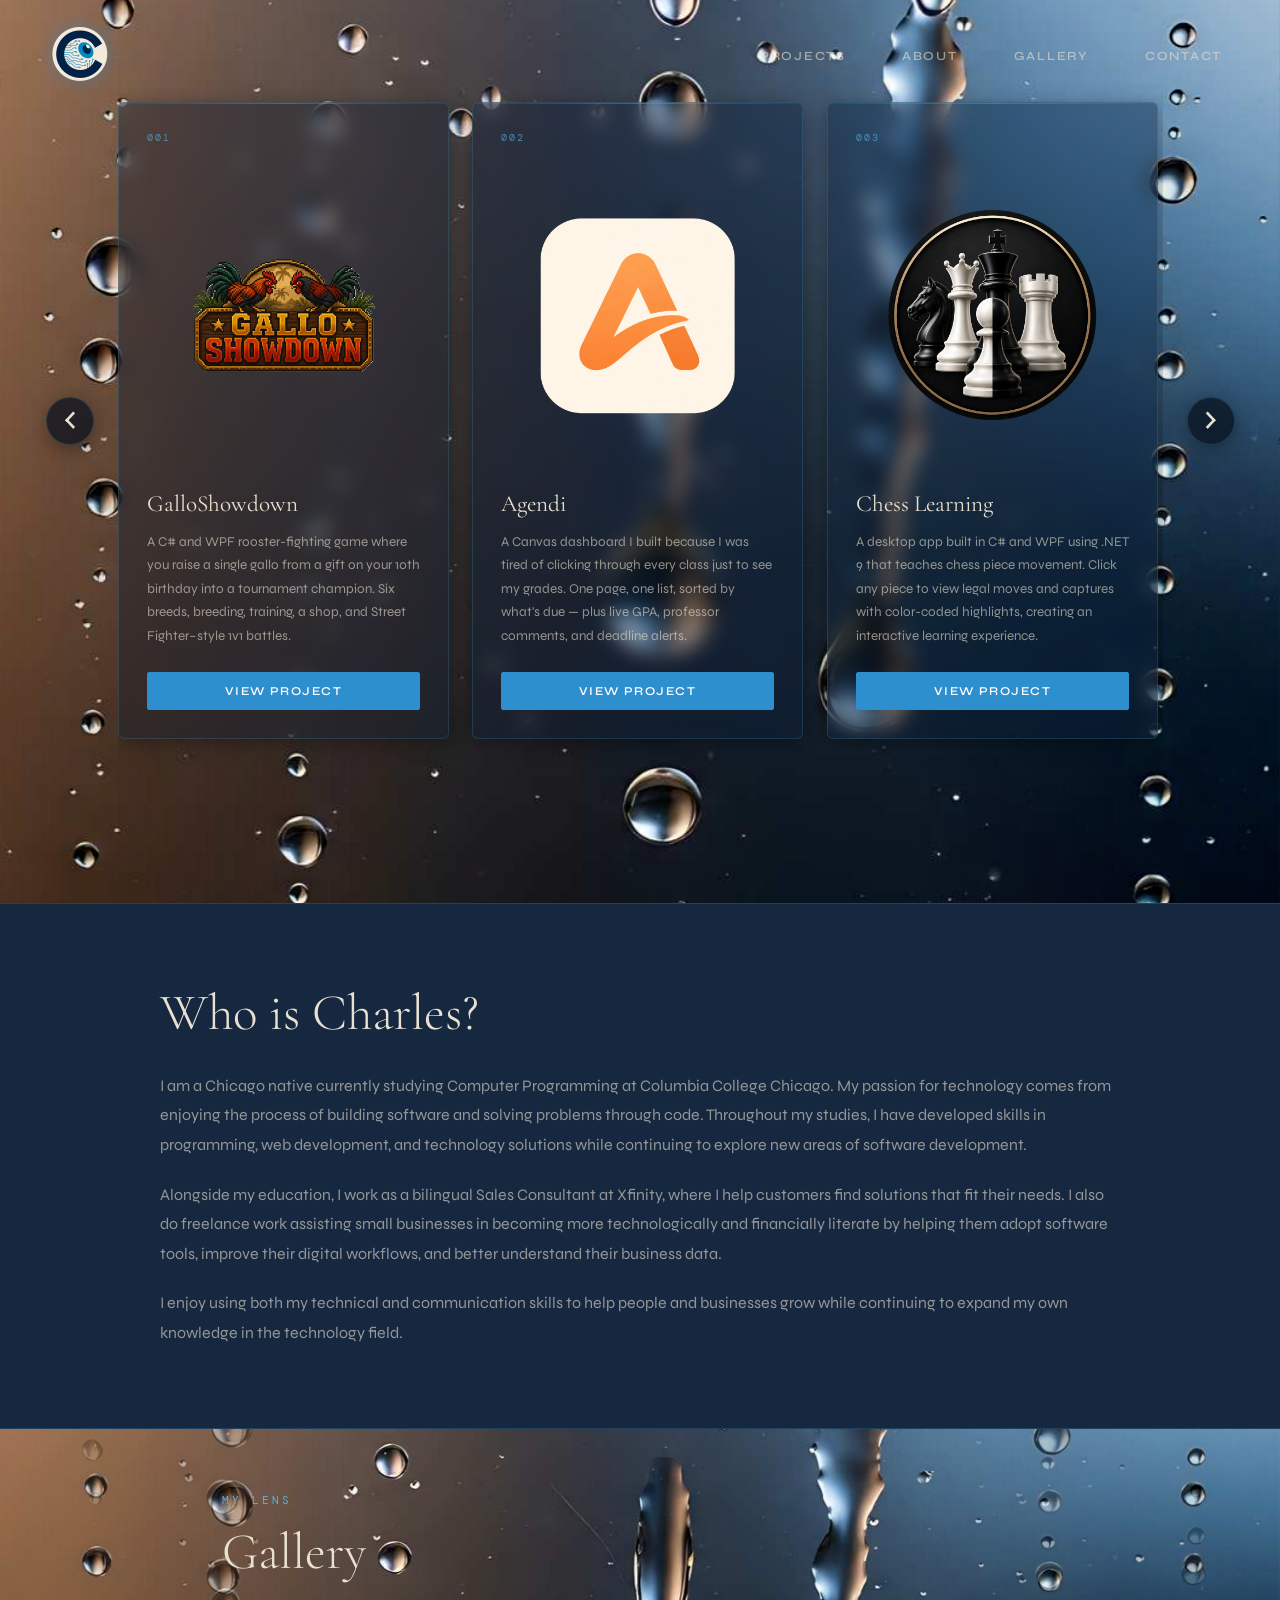
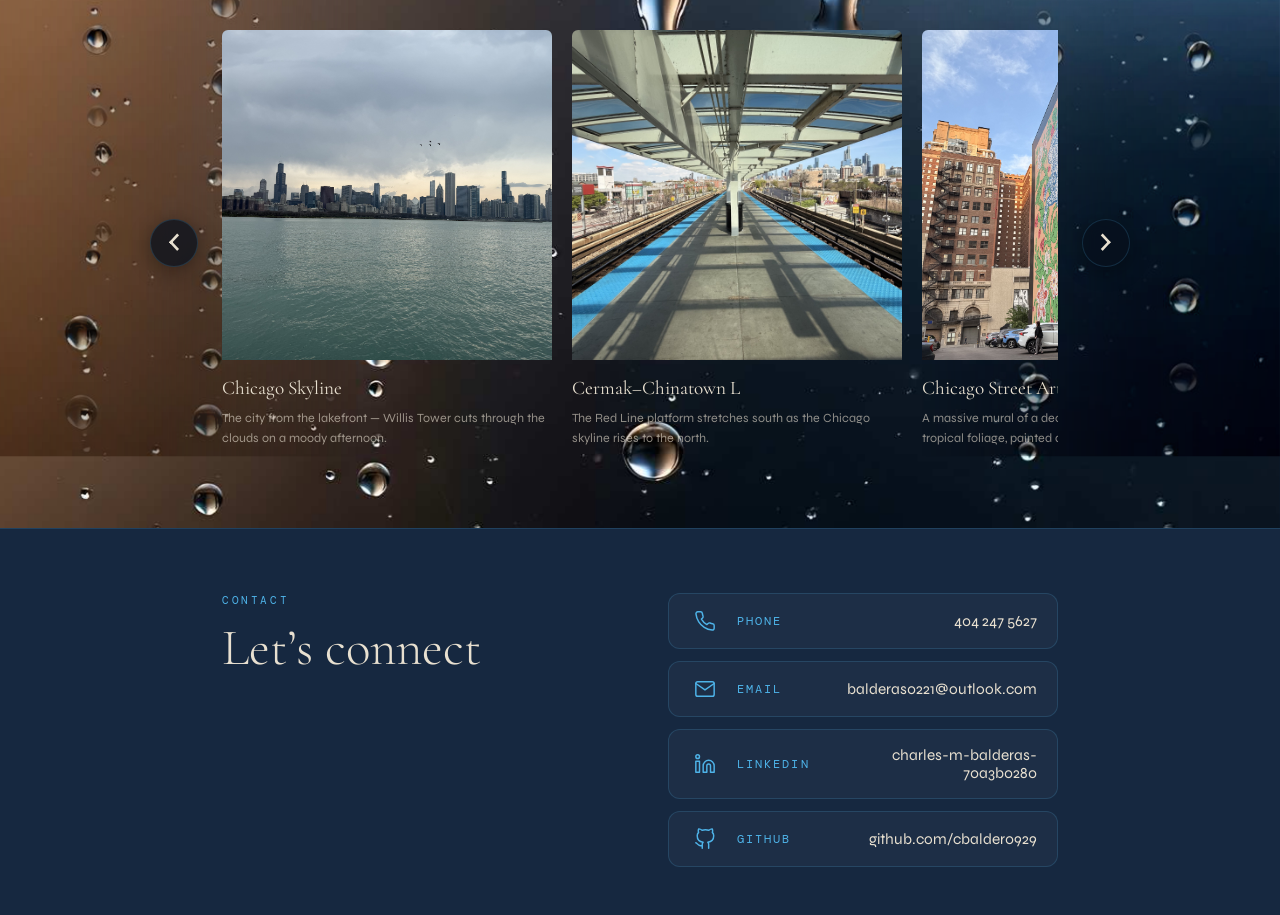
<file: index.html>
<!DOCTYPE html>
<html lang="en">

<head>
  <meta charset="UTF-8" />
  <meta name="viewport" content="width=device-width, initial-scale=1.0" />
  <link rel="icon" type="image/png" href="imgs/mainLogo.png" />

  <!-- Preload critical hero background image -->
  <link rel="preload" as="image" href="imgs/rain_background.jpeg" fetchpriority="high" />

  <!-- Distinctive font pairing: Cormorant for display, Syne for UI -->
  <link rel="preconnect" href="https://fonts.googleapis.com" />
  <link rel="preconnect" href="https://fonts.gstatic.com" crossorigin />
  <link
    href="https://fonts.googleapis.com/css2?family=Cormorant+Garamond:ital,wght@0,300;0,400;0,600;1,300;1,400&family=Syne:wght@400;500;600;700&family=DM+Mono:wght@300;400&display=swap"
    rel="stylesheet" />

  <link rel="stylesheet" href="styles.css" />
  <link rel="stylesheet" href="revisions.css" />
</head>

<body>

  <!-- ============================================================
       NAVBAR
       ============================================================ -->
  <nav class="navbar" id="navbar">
    <!-- Logo sits on the LEFT — hover reveals controls -->
    <div class="nav-logo-wrapper">
      <a href="#" class="nav-logo">
        <img src="imgs/mainLogo.png" alt="Logo" />
      </a>

      <!-- Hover panel: Light Mode + Language toggle -->
      <div class="logo-controls">
        <button class="ctrl-btn" id="lightModeBtn">
          <span class="ctrl-icon">&#9728;</span>
          <span data-i18n="lightMode">Light Mode</span>
        </button>
        <button class="ctrl-btn" id="langBtn">
          <span class="ctrl-icon">&#127760;</span>
          <span id="langLabel">Español</span>
        </button>
      </div>
    </div>
    <ul class="nav-links">
      <li><a href="#projects" data-i18n="navProjects">Projects</a></li>
      <li><a href="#about" data-i18n="navAbout">About</a></li>
      <li><a href="#gallery" data-i18n="navGallery">Gallery</a></li>
      <li><a href="#contact" data-i18n="navContact">Contact</a></li>
    </ul>
  </nav>

  <!-- ============================================================
       HERO — 3-LAYER PARALLAX
       Layer 0 (html bg) → Layer 1 (.hero__bg) → Layer 2 (.hero__droplets)
       → Layer 3 (.hero__glass-sheen) → Layer 4 (.hero__content)
       ============================================================ -->
  <section class="hero" id="hero">

    <!-- LAYER 1: Background — moves slowly with scroll -->
    <div class="hero__bg" id="heroBg"></div>

    <!-- LAYER 2: Droplet glass layer — moves faster than bg -->
    <div class="hero__droplets" id="heroDroplets"></div>

    <!-- Gradient sheen / vignette between layers and content -->
    <div class="hero__glass-sheen"></div>

    <!-- Projects grid — moved into hero -->
    <div class="section-inner" id="projects">


      <div class="projects-grid-wrapper">
        <button class="project-carousel-btn project-carousel-btn--prev" type="button" aria-label="Previous project"
          data-carousel-prev>
          <span aria-hidden="true">&#8249;</span>
        </button>

        <div class="projects-grid" id="projectsGrid">

          <article class="project-card">
            <p class="card-number">001</p>
            <img src="imgs/LogoPerron.webp" alt="Gallo Showdown preview" loading="lazy" />
            <h3 class="card-title" data-i18n="card001Title">GalloShowdown</h3>
            <p class="card-desc" data-i18n="card001Desc">
              A C# and WPF rooster-fighting game where you raise a single gallo from a gift on your 10th birthday into a
              tournament champion. Six breeds, breeding, training, a shop, and Street Fighter–style 1v1 battles.
            </p>
            <a href="project-detail.html?id=001" class="btn-view-project" data-i18n="viewProject">View Project</a>
          </article>

          <article class="project-card">
            <p class="card-number">002</p>
            <img src="imgs/AgendiLogo.webp" alt="Agenda App preview" loading="lazy" />
            <h3 class="card-title" data-i18n="card002Title">Agendi</h3>
            <p class="card-desc" data-i18n="card002Desc">
              A Canvas dashboard I built because I was tired of clicking through every class just to see my grades. One
              page, one list, sorted by what's due — plus live GPA, professor comments, and deadline alerts.
            </p>
            <a href="project-detail.html?id=002" class="btn-view-project" data-i18n="viewProject">View Project</a>
          </article>

          <article class="project-card">
            <p class="card-number">003</p>
            <img src="imgs/CheesLogo.webp" alt="Chess Practice preview" loading="lazy" />
            <h3 class="card-title" data-i18n="card003Title">Chess Learning</h3>
            <p class="card-desc" data-i18n="card003Desc">
              A desktop app built in C# and WPF using .NET 9 that teaches chess piece movement. Click any piece to view
              legal moves and captures with color-coded highlights, creating an interactive learning experience. </p>
            <a href="project-detail.html?id=003" class="btn-view-project" data-i18n="viewProject">View Project</a>
          </article>

          <article class="project-card">
            <p class="card-number">004</p>
            <img src="imgs/CraftWorldLogo.png" alt="Craft World preview" loading="lazy" />

            <h3 class="card-title" data-i18n="card004Title">Craft World</h3>
            <p class="card-desc" data-i18n="card004Desc">
              A Minecraft-style crafting and building game with a procedurally explorable forest world and a full item-crafting system.
            </p>
            <a href="project-detail.html?id=004" class="btn-view-project" data-i18n="viewProject">View Project</a>
          </article>

          <article class="project-card">
            <p class="card-number">005</p>
            <img src="imgs/wordleW.webp" alt="Wordle preview" loading="lazy" />
            <h3 class="card-title" data-i18n="card005Title">Wordle</h3>
            <p class="card-desc" data-i18n="card005Desc">
              A browser-based Wordle clone built in Programming 2 with plain HTML, CSS, and JavaScript. 500-word
              dictionary, color-coded hints, win/loss tracking, and a share grid — no frameworks, no backend.
            </p>
            <a href="project-detail.html?id=005" class="btn-view-project" data-i18n="viewProject">View Project</a>
          </article>

          <article class="project-card">
            <p class="card-number">006</p>
            <img src="imgs/FinBotV1Logo.png" alt="FinBot.AI preview" loading="lazy" />
            <h3 class="card-title" data-i18n="card006Title">FinBot.AI</h3>
            <p class="card-desc" data-i18n="card006Desc">
              A web app that reads your bank statements and categorizes every transaction automatically. React +
              FastAPI, with a three-tier pipeline (rules → cache → Claude) so the AI only gets called for merchants it
              has never seen.
            </p>
            <a href="project-detail.html?id=006" class="btn-view-project" data-i18n="viewProject">View Project</a>
          </article>

          <article class="project-card">
            <p class="card-number">007</p>
            <img src="imgs/FinBotV2.webp" alt="FinScrape preview" loading="lazy" />
            <h3 class="card-title" data-i18n="card007Title">FinScrape</h3>
            <p class="card-desc" data-i18n="card007Desc">
              A hybrid rule-based and local-LLM rebuild of FinBot. FastAPI backend parses statements from Discover,
              Amex, and Bank of America, categorizes transactions with deterministic rules first, and falls back to
              a local Ollama model — no paid API required.
            </p>
            <a href="project-detail.html?id=007" class="btn-view-project" data-i18n="viewProject">View Project</a>
          </article>

          <article class="project-card">
            <p class="card-number">008</p>
            <img src="imgs/PtVLogo.png" alt="Bank Parser preview" loading="lazy" />
            <h3 class="card-title" data-i18n="card008Title">Bank Parser</h3>
            <p class="card-desc" data-i18n="card008Desc">
              My pride and joy. A Python tool I started when I was prepping taxes by hand and knew there had to be a
              faster way. Drop in a bank statement PDF, get back a clean, downloadable CSV — runs entirely on your
              machine.
            </p>
            <a href="project-detail.html?id=008" class="btn-view-project" data-i18n="viewProject">View Project</a>
          </article>

          <article class="project-card">
            <p class="card-number">009</p>
            <img src="imgs/Synth.webp" alt="Additive Synthesizer preview" loading="lazy" />
            <h3 class="card-title" data-i18n="card009Title">Additive Synthesizer</h3>
            <p class="card-desc" data-i18n="card009Desc">
              A Python program that builds real audio from scratch by stacking sine waves. Type in MIDI notes, pick a
              timbre (sine, triangle, square, sawtooth), get back a `.wav` you can download — usable from the browser or
              the CLI.
            </p>
            <a href="project-detail.html?id=009" class="btn-view-project" data-i18n="viewProject">View Project</a>
          </article>

          <article class="project-card">
            <p class="card-number">010</p>
            <img src="imgs/mainLogo.png" alt="CODE102 Portfolio preview" loading="lazy" />
            <h3 class="card-title" data-i18n="card010Title">CODE102 Portfolio</h3>
            <p class="card-desc" data-i18n="card010Desc">
              The portfolio site I built for my PROG-102: Code class at Columbia College Chicago — a sidebar profile paired with a project carousel showcasing coursework like the Random Number Generator, built with HTML, CSS, and JavaScript.
            </p>
            <a href="project-detail.html?id=010" class="btn-view-project" data-i18n="viewProject">View Project</a>
          </article>

          <article class="project-card">
            <p class="card-number">011</p>
            <img src="imgs/rouletteLogo.png" alt="Roulette preview" loading="lazy" />
            <h3 class="card-title" data-i18n="card011Title">Roulette</h3>
            <p class="card-desc" data-i18n="card011Desc">
              A browser-based roulette simulation built with plain HTML, CSS, and vanilla JavaScript. Spin the wheel, watch the ball land on a number, and follow along on a red-black-green betting table like a real casino.
            </p>
            <a href="project-detail.html?id=011" class="btn-view-project" data-i18n="viewProject">View Project</a>
          </article>

          <article class="project-card">
            <p class="card-number">012</p>
            <img src="imgs/shark.png" alt="Odds Of You preview" loading="lazy" />
            <h3 class="card-title" data-i18n="card012Title">Odds Of You</h3>
            <p class="card-desc" data-i18n="card012Desc">
              Odds of You is an interactive scrolling website that explores the incredible odds of being born and the opportunities many people have. Through ocean-themed visuals, animations, and powerful statistics, the site encourages users to stop making excuses and become the shark.
            </p>
            <a href="project-detail.html?id=012" class="btn-view-project" data-i18n="viewProject">View Project</a>
          </article>

          <article class="project-card">
            <p class="card-number">013</p>
            <img src="imgs/IA_logo_WhiteBG.png" alt="Image Analyzer preview" loading="lazy" />
            <h3 class="card-title" data-i18n="card013Title">Image Analyzer</h3>
            <p class="card-desc" data-i18n="card013Desc">
              AI Image Analyzer lets you upload an image and watch an AI model figure out what it's looking at. The
              program analyzes the photo, makes its best prediction, and shows how confident it is in its answer. It
              does this using a machine learning library that has been trained on millions of images and thousands of
              objects. Try it out and see how well the AI can recognize the world around it.
            </p>
            <a href="project-detail.html?id=013" class="btn-view-project" data-i18n="viewProject">View Project</a>
          </article>

          <article class="project-card">
            <p class="card-number">014</p>
            <img src="imgs/doodleAI.png" alt="Doodle.AI preview" loading="lazy" />
            <h3 class="card-title" data-i18n="card014Title">Doodle.AI</h3>
            <p class="card-desc" data-i18n="card014Desc">
              Doodle.AI is an interactive drawing app that lets users sketch on a canvas while an AI model guesses what they're drawing in real time. Built with ml5.js and DoodleNet, it turns simple doodles into a fun machine learning experience.
            </p>
            <a href="project-detail.html?id=014" class="btn-view-project" data-i18n="viewProject">View Project</a>
          </article>

        </div><!-- /projects-grid -->

        <button class="project-carousel-btn project-carousel-btn--next" type="button" aria-label="Next project"
          data-carousel-next>
          <span aria-hidden="true">&#8250;</span>
        </button>
      </div><!-- /projects-grid-wrapper -->
    </div><!-- /section-inner#projects -->

  </section>

  <!-- ============================================================
       ABOUT STRIP
       ============================================================ -->
  <!-- ============================================================
       ABOUT STRIP
       ============================================================ -->
  <section class="about-strip" id="about">
    <div class="section-inner">
      <div>

        <h2 class="section-title" style="margin-bottom: 28px;">
          <span data-i18n="aboutTitle">Who is Charles?</span>
        </h2>
        <p data-i18n="aboutP1">
          I am a Chicago native currently studying Computer Programming at Columbia College Chicago. My passion for
          technology comes from enjoying the process of building software and solving problems through code. Throughout
          my studies, I have developed skills in programming, web development, and technology solutions while continuing
          to explore new areas of software development.
        </p>
        <p data-i18n="aboutP2">
          Alongside my education, I work as a bilingual Sales Consultant at Xfinity, where I help customers find
          solutions that fit their needs. I also do freelance work assisting small businesses in becoming more
          technologically and financially literate by helping them adopt software tools, improve their digital
          workflows, and better understand their business data.
        </p>
        <p data-i18n="aboutP3">
          I enjoy using both my technical and communication skills to help people and businesses grow while continuing
          to expand my own knowledge in the technology field.
        </p>
      </div>
    </div>

  </section>

  <!-- ============================================================
       GALLERY
       ============================================================ -->
  <section class="gallery-section" id="gallery">

    <!-- Background layers for parallax effect -->
    <div class="gallery__bg" id="galleryBg"></div>
    <div class="gallery__droplets" id="galleryDroplets"></div>
    <div class="gallery__overlay"></div>

    <div class="section-inner">
      <div class="gallery-header">
        <p class="section-label" data-i18n="galleryLabel">My Lens</p>
        <h2 class="section-title" data-i18n="galleryTitle">Gallery</h2>
      </div>

      <div class="gallery-carousel-wrapper">
        <button class="project-carousel-btn project-carousel-btn--prev" type="button" aria-label="Previous photos"
          data-gallery-prev>
          <span aria-hidden="true">&#8249;</span>
        </button>

        <div class="gallery-track" id="galleryTrack">

          <div class="gallery-item">
            <div class="gallery-image">
              <img src="PhotosFolder/converted/IMG_2084.jpg" alt="Chicago skyline viewed from the lakefront"
                loading="lazy" />
            </div>
            <h3 class="gallery-item-title" data-i18n="gallery1Title">Chicago Skyline</h3>
            <p class="gallery-item-desc" data-i18n="gallery1Desc">The city from the lakefront — Willis Tower cuts
              through the clouds on a moody afternoon.</p>
          </div>

          <div class="gallery-item">
            <div class="gallery-image">
              <img src="PhotosFolder/converted/IMG_2244.jpg" alt="Cermak-Chinatown CTA L train platform"
                loading="lazy" />
            </div>
            <h3 class="gallery-item-title" data-i18n="gallery2Title">Cermak–Chinatown L</h3>
            <p class="gallery-item-desc" data-i18n="gallery2Desc">The Red Line platform stretches south as the Chicago
              skyline rises to the north.</p>
          </div>

          <div class="gallery-item">
            <div class="gallery-image">
              <img src="PhotosFolder/converted/IMG_2460.jpg" alt="Large street art mural on a Chicago building"
                loading="lazy" />
            </div>
            <h3 class="gallery-item-title" data-i18n="gallery3Title">Chicago Street Art</h3>
            <p class="gallery-item-desc" data-i18n="gallery3Desc">A massive mural of a decorative creature surrounded by
              tropical foliage, painted across an entire building face.</p>
          </div>

          <div class="gallery-item">
            <div class="gallery-image">
              <img src="PhotosFolder/converted/IMG_2448.jpg" alt="Brindle dog relaxing in a sunny yard"
                loading="lazy" />
            </div>
            <h3 class="gallery-item-title" data-i18n="gallery5Title">Sunny Afternoon</h3>
            <p class="gallery-item-desc" data-i18n="gallery5Desc">A brindle pup soaking up the sun by the woodpile on a
              quiet summer afternoon.</p>
          </div>

          <div class="gallery-item">
            <div class="gallery-image">
              <img src="PhotosFolder/converted/IMG_2279.jpg" alt="Selfie with Willis Tower visible through a window"
                loading="lazy" />
            </div>
            <h3 class="gallery-item-title" data-i18n="gallery6Title">Willis Tower Views</h3>
            <p class="gallery-item-desc" data-i18n="gallery6Desc">Peace sign from the upper floors — the kind of city
              view that never gets old.</p>
          </div>

          <div class="gallery-item">
            <div class="gallery-image">
              <img src="PhotosFolder/converted/IMG_2089.jpg" alt="Chicago Water Tower on Michigan Avenue"
                loading="lazy" />
            </div>
            <h3 class="gallery-item-title" data-i18n="gallery7Title">The Water Tower</h3>
            <p class="gallery-item-desc" data-i18n="gallery7Desc">One of the few structures to survive the Great Chicago
              Fire, still standing watch on the Magnificent Mile.</p>
          </div>

          <div class="gallery-item">
            <div class="gallery-image">
              <img src="PhotosFolder/converted/IMG_2195.jpg" alt="Chicago street view with Willis Tower and a mural"
                loading="lazy" />
            </div>
            <h3 class="gallery-item-title" data-i18n="gallery8Title">Street Level</h3>
            <p class="gallery-item-desc" data-i18n="gallery8Desc">Willis Tower looms over the intersection while a
              vibrant mural adds color to the corner.</p>
          </div>

          <div class="gallery-item">
            <div class="gallery-image">
              <img src="PhotosFolder/converted/IMG_2390.jpg"
                alt="Chicago Michigan Avenue with a yellow convertible in traffic" loading="lazy" />
            </div>
            <h3 class="gallery-item-title" data-i18n="gallery12Title">Michigan Avenue</h3>
            <p class="gallery-item-desc" data-i18n="gallery12Desc">A yellow convertible heads down Michigan Ave on a
              green-light afternoon in the city.</p>
          </div>

          <div class="gallery-item">
            <div class="gallery-image">
              <img src="PhotosFolder/F8843B34-9806-44A0-9B75-6A46EB564317.png"
                alt="Portrait photo in front of a bookshelf" loading="lazy" />
            </div>
            <h3 class="gallery-item-title" data-i18n="gallery15Title">Portrait</h3>
            <p class="gallery-item-desc" data-i18n="gallery15Desc">A quiet afternoon between the stacks — glasses on,
              good vibes only.</p>
          </div>

        </div><!-- /gallery-track -->

        <button class="project-carousel-btn project-carousel-btn--next" type="button" aria-label="Next photos"
          data-gallery-next>
          <span aria-hidden="true">&#8250;</span>
        </button>
      </div><!-- /gallery-carousel-wrapper -->
    </div>
  </section>

  <!-- ============================================================
       CONTACT / FOOTER
       ============================================================ -->
  <footer id="contact">
    <div class="footer-inner">
      <div class="footer-contact-panel">
        <div class="footer-contact-intro">
          <p class="footer-kicker" data-i18n="footerContactKicker">Contact</p>
          <h2 class="footer-title" data-i18n="footerConnect">Let&apos;s connect</h2>
        </div>
        <div class="footer-contact-list">
          <a href="tel:4042475627" class="footer-contact-item">
            <span class="footer-contact-icon" aria-hidden="true">
              <svg width="22" height="22" viewBox="0 0 24 24" fill="none" stroke="currentColor" stroke-width="1.6"
                stroke-linecap="round" stroke-linejoin="round">
                <path
                  d="M22 16.92v3a2 2 0 0 1-2.18 2 19.79 19.79 0 0 1-8.63-3.07 19.5 19.5 0 0 1-6-6 19.79 19.79 0 0 1-3.07-8.67A2 2 0 0 1 4.11 2h3a2 2 0 0 1 2 1.72c.13.96.37 1.9.72 2.81a2 2 0 0 1-.45 2.11L8.09 9.91a16 16 0 0 0 6 6l1.27-1.27a2 2 0 0 1 2.11-.45c.91.35 1.85.59 2.81.72A2 2 0 0 1 22 16.92z" />
              </svg>
            </span>
            <span class="footer-contact-label" data-i18n="footerLabelPhone">Phone</span>
            <span class="footer-contact-value">404 247 5627</span>
          </a>
          <a href="mailto:balderas0221@outlook.com" class="footer-contact-item">
            <span class="footer-contact-icon" aria-hidden="true">
              <svg width="22" height="22" viewBox="0 0 24 24" fill="none" stroke="currentColor" stroke-width="1.6"
                stroke-linecap="round" stroke-linejoin="round">
                <path d="M4 4h16c1.1 0 2 .9 2 2v12c0 1.1-.9 2-2 2H4c-1.1 0-2-.9-2-2V6c0-1.1.9-2 2-2z" />
                <polyline points="22,6 12,13 2,6" />
              </svg>
            </span>
            <span class="footer-contact-label" data-i18n="footerLabelEmail">Email</span>
            <span class="footer-contact-value">balderas0221@outlook.com</span>
          </a>
          <a href="https://www.linkedin.com/in/charles-m-balderas-70a3b0280" class="footer-contact-item" target="_blank"
            rel="noreferrer">
            <span class="footer-contact-icon" aria-hidden="true">
              <svg width="22" height="22" viewBox="0 0 24 24" fill="none" stroke="currentColor" stroke-width="1.6"
                stroke-linecap="round" stroke-linejoin="round">
                <path d="M16 8a6 6 0 0 1 6 6v7h-4v-7a2 2 0 0 0-2-2 2 2 0 0 0-2 2v7h-4v-7a6 6 0 0 1 6-6z" />
                <rect x="2" y="9" width="4" height="12" />
                <circle cx="4" cy="4" r="2" />
              </svg>
            </span>
            <span class="footer-contact-label" data-i18n="footerLabelLinkedIn">LinkedIn</span>
            <span class="footer-contact-value">charles-m-balderas-70a3b0280</span>
          </a>
          <a href="https://github.com/cbalder0929" class="footer-contact-item" target="_blank" rel="noreferrer">
            <span class="footer-contact-icon" aria-hidden="true">
              <svg width="22" height="22" viewBox="0 0 24 24" fill="none" stroke="currentColor" stroke-width="1.6"
                stroke-linecap="round" stroke-linejoin="round">
                <path
                  d="M9 19c-5 1.5-5-2.5-7-3m14 6v-3.87a3.37 3.37 0 0 0-.94-2.61c3.14-.35 6.44-1.54 6.44-7A5.44 5.44 0 0 0 20 4.77 5.07 5.07 0 0 0 19.91 1S18.73.65 16 2.48a13.38 13.38 0 0 0-7 0C6.27.65 5.09 1 5.09 1A5.07 5.07 0 0 0 5 4.77a5.44 5.44 0 0 0-1.5 3.78c0 5.42 3.3 6.61 6.44 7A3.37 3.37 0 0 0 9 18.13V22" />
              </svg>
            </span>
            <span class="footer-contact-label" data-i18n="footerLabelGitHub">GitHub</span>
            <span class="footer-contact-value">github.com/cbalder0929</span>
          </a>
        </div>
      </div>
    </div>
  </footer>

  <script src="shared-ui.js" defer></script>
  <script src="script.js" defer></script>
</body>

</html>
</file>
<file: styles.css>
/* ============================================================
   DESIGN TOKENS & CSS VARIABLES
   ============================================================ */
:root {
  --navy: #0f1f35;
  --navy-mid: #162840;
  --blue-bright: #2d8fce;
  --blue-light: #4eb3e8;
  --cream: #e8e0d0;
  --cream-dim: rgba(232, 224, 208, 0.12);
  --glass-bg: rgba(15, 31, 53, 0.42);
  --glass-border: rgba(78, 179, 232, 0.18);
  --glass-shadow: 0 4px 20px rgba(0, 0, 0, 0.35);
  --text-primary: #e8e0d0;
  --text-secondary: rgba(232, 224, 208, 0.60);
  --text-accent: #4eb3e8;

  /* Parallax speed multipliers — tweak freely */
  --bg-parallax-speed: 0.25;
  /* background moves slower */
  --drop-parallax-speed: 0.55;
  /* droplet layer moves faster */

  /* Content max width */
  --content-max: 900px;

  /* Easing */
  --ease-glass: cubic-bezier(0.23, 1, 0.32, 1);
}

/* ============================================================
   RESET & BASE
   ============================================================ */
*,
*::before,
*::after {
  box-sizing: border-box;
  margin: 0;
  padding: 0;
}

html {
  scroll-behavior: smooth;
}

body {
  font-family: 'Syne', sans-serif;
  background: var(--navy);
  color: var(--text-primary);
  overflow-x: hidden;
  cursor: default;
}

/* ============================================================
   NAVBAR
   ============================================================ */
.navbar {
  position: fixed;
  top: 0;
  left: 0;
  right: 0;
  z-index: 100;
  display: flex;
  align-items: center;
  justify-content: space-between;
  padding: 22px 48px;
  /* Subtle glass navbar that appears after scrolling */
  transition: background 0.5s var(--ease-glass);
}

.navbar.scrolled {
  background: rgba(10, 20, 35, 0.72);
  backdrop-filter: blur(10px) saturate(140%);
  border-bottom: 1px solid var(--glass-border);
}

/* Nav links — text only, hover animated border */
.nav-links {
  display: flex;
  align-items: center;
  gap: 36px;
  list-style: none;
}

.nav-links a {
  position: relative;
  text-decoration: none;
  color: var(--text-secondary);
  font-family: 'Syne', sans-serif;
  font-size: 0.78rem;
  font-weight: 600;
  letter-spacing: 0.14em;
  text-transform: uppercase;
  padding: 6px 10px;
  transition: color 0.3s;
}

/* Animated border on hover — draws in from corners */
.nav-links a::before,
.nav-links a::after {
  content: '';
  position: absolute;
  inset: 0;
  border: 1px solid transparent;
  transition: border-color 0.3s, clip-path 0.4s var(--ease-glass);
}

.nav-links a::before {
  clip-path: inset(0 100% 100% 0);
  border-color: var(--blue-light);
}

.nav-links a::after {
  clip-path: inset(100% 0 0 100%);
  border-color: var(--blue-light);
}

.nav-links a:hover {
  color: var(--text-primary);
}

.nav-links a:hover::before {
  clip-path: inset(0 0 50% 0);
}

.nav-links a:hover::after {
  clip-path: inset(50% 0 0 0);
}

/* Logo — top RIGHT */
.nav-logo {
  display: flex;
  align-items: center;
  gap: 12px;
  text-decoration: none;
}

.nav-logo img {
  width: 64px;
  height: 64px;
  object-fit: contain;
  filter: drop-shadow(0 0 8px rgba(45, 143, 206, 0.45));
  transition: filter 0.3s, transform 0.3s var(--ease-glass);
}

/* ============================================================
   LOGO HOVER PANEL
   ============================================================ */
.nav-logo-wrapper {
  position: relative;
  display: flex;
  align-items: center;
}

/* The two-button panel that appears on logo hover */
.logo-controls {
  position: absolute;
  top: calc(100% + 2px);
  left: 0;
  display: flex;
  flex-direction: column;
  gap: 8px;
  opacity: 0;
  pointer-events: auto;
  transform: translateY(-6px);
  transition: opacity 0.25s var(--ease-glass), transform 0.25s var(--ease-glass), visibility 0.25s;
  z-index: 200;
  visibility: hidden;
}

.nav-logo-wrapper:hover .logo-controls {
  opacity: 1;
  transform: translateY(0);
  visibility: visible;
}

.nav-logo-wrapper:hover .nav-logo img {
  filter: drop-shadow(0 0 14px rgba(78, 179, 232, 0.75));
  transform: scale(1.06);
}

.ctrl-btn {
  font-family: 'DM Mono', monospace;
  font-size: 0.65rem;
  font-weight: 400;
  letter-spacing: 0.14em;
  text-transform: uppercase;
  white-space: nowrap;
  padding: 9px 16px;
  background: rgba(15, 31, 53, 0.72);
  color: var(--cream);
  border: 1px solid var(--glass-border);
  border-radius: 3px;
  cursor: pointer;
  backdrop-filter: blur(10px) saturate(140%);
  -webkit-backdrop-filter: blur(10px) saturate(140%);
  transition: border-color 0.25s, color 0.25s, background 0.25s, transform 0.2s;
  display: flex;
  align-items: center;
  gap: 7px;
}

.ctrl-btn:hover {
  border-color: var(--blue-light);
  color: var(--blue-light);
  transform: translateX(3px);
}

.ctrl-btn .ctrl-icon {
  font-size: 0.85rem;
  line-height: 1;
}

/* Active state badge */
.ctrl-btn.active {
  border-color: var(--blue-bright);
  color: var(--blue-light);
  background: rgba(45, 143, 206, 0.18);
}

/* ============================================================
   HERO SECTION — 3-LAYER PARALLAX SYSTEM
   ============================================================ */
.hero {
  position: relative;
  width: 100%;
  min-height: max(640px, 100vh);
  overflow: hidden;
}

/* ---- LAYER 1: BACKGROUND ---- */
/* Static or very slow-moving; the "outside world" seen through glass */
.hero__bg {
  position: absolute;
  inset: -20% 0;
  /* oversized so parallax doesn't show edges */
  background: url('imgs/rain_background.jpeg') center center / cover no-repeat;
  will-change: transform;
  filter: none;
  z-index: 0;
  pointer-events: none;
  contain: layout style paint;
  backface-visibility: hidden;
  transition: transform 0.08s linear;
}

/* ---- LAYER 2: DROPLET GLASS LAYER ---- */
/* Same image, but moves at a DIFFERENT scroll speed.
   Masking confines the wet-glass effect to left/right edges only. */
.hero__droplets {
  position: absolute;
  inset: -20% 0;
  background: url('imgs/rain_background.jpeg') center center / cover no-repeat;
  will-change: transform;

  /* Slightly brighter + high-contrast to separate from bg layer */
  filter: brightness(0.85) contrast(1.15) saturate(1.1);

  /* MASKING: droplet layer visible only on left/right ~28% of screen.
     Center fades away, keeping the content zone clean. */
  -webkit-mask-image: linear-gradient(to right,
      rgba(0, 0, 0, 0.92) 0%,
      rgba(0, 0, 0, 0.70) 12%,
      rgba(0, 0, 0, 0.00) 28%,
      rgba(0, 0, 0, 0.00) 72%,
      rgba(0, 0, 0, 0.70) 88%,
      rgba(0, 0, 0, 0.92) 100%);
  mask-image: linear-gradient(to right,
      rgba(0, 0, 0, 0.92) 0%,
      rgba(0, 0, 0, 0.70) 12%,
      rgba(0, 0, 0, 0.00) 28%,
      rgba(0, 0, 0, 0.00) 72%,
      rgba(0, 0, 0, 0.70) 88%,
      rgba(0, 0, 0, 0.92) 100%);

  z-index: 1;
  pointer-events: none;
  contain: layout style paint;
  backface-visibility: hidden;
  transition: transform 0.08s linear;
}

/* Glass sheen between bg and droplet layer */
.hero__glass-sheen {
  position: absolute;
  inset: 0;
  z-index: 2;
  background: transparent;
  pointer-events: none;
}

.hero > .section-inner {
  position: relative;
  z-index: 10;
  padding-top: 120px;
  padding-bottom: 96px;
}

/* ---- LAYER 3: CONTENT ---- */
.hero__content {
  position: absolute;
  inset: 0;
  z-index: 10;
  display: flex;
  flex-direction: column;
  align-items: center;
  justify-content: center;
  text-align: center;
  padding: 0 24px 40px 24px;
}

.hero__eyebrow {
  font-family: 'DM Mono', monospace;
  font-size: 0.70rem;
  font-weight: 400;
  letter-spacing: 0.28em;
  text-transform: uppercase;
  color: var(--blue-light);
  margin-bottom: 20px;
  opacity: 0;
  animation: fadeUp 0.9s var(--ease-glass) 0.2s forwards;
}

.hero__title {
  font-family: 'Cormorant Garamond', serif;
  font-size: clamp(3.2rem, 7vw, 6.2rem);
  font-weight: 300;
  line-height: 1.08;
  letter-spacing: -0.02em;
  color: var(--cream);
  max-width: 720px;
  opacity: 0;
  animation: fadeUp 1s var(--ease-glass) 0.4s forwards;
}

.hero__title em {
  font-style: italic;
  color: var(--blue-light);
}

.hero__subtitle {
  margin-top: 24px;
  font-family: 'Syne', sans-serif;
  font-size: clamp(0.85rem, 1.5vw, 1rem);
  font-weight: 400;
  color: var(--text-secondary);
  max-width: 480px;
  line-height: 1.75;
  opacity: 0;
  animation: fadeUp 1s var(--ease-glass) 0.6s forwards;
}

.hero__cta-group {
  margin-top: 44px;
  display: flex;
  gap: 16px;
  opacity: 0;
  animation: fadeUp 1s var(--ease-glass) 0.8s forwards;
}

.btn-primary {
  font-family: 'Syne', sans-serif;
  font-size: 0.78rem;
  font-weight: 600;
  letter-spacing: 0.14em;
  text-transform: uppercase;
  text-decoration: none;
  padding: 14px 36px;
  background: var(--blue-bright);
  color: #fff;
  border: 1px solid var(--blue-bright);
  border-radius: 2px;
  cursor: pointer;
  transition: background 0.3s, box-shadow 0.3s, transform 0.2s;
}

.btn-primary:hover {
  background: var(--blue-light);
  box-shadow: 0 0 28px rgba(78, 179, 232, 0.4);
  transform: translateY(-2px);
}

.btn-ghost {
  font-family: 'Syne', sans-serif;
  font-size: 0.78rem;
  font-weight: 600;
  letter-spacing: 0.14em;
  text-transform: uppercase;
  text-decoration: none;
  padding: 14px 36px;
  background: transparent;
  color: var(--cream);
  border: 1px solid var(--glass-border);
  border-radius: 2px;
  cursor: pointer;
  transition: border-color 0.3s, color 0.3s, transform 0.2s;
}

.btn-ghost:hover {
  border-color: var(--blue-light);
  color: var(--blue-light);
  transform: translateY(-2px);
}

/* Scroll cue */
.hero__scroll-cue {
  position: absolute;
  bottom: 36px;
  left: 50%;
  transform: translateX(-50%);
  z-index: 10;
  display: flex;
  flex-direction: column;
  align-items: center;
  gap: 10px;
  opacity: 0;
  animation: fadeIn 1s ease 1.4s forwards;
}

.hero__scroll-cue span {
  font-family: 'DM Mono', monospace;
  font-size: 0.62rem;
  letter-spacing: 0.22em;
  text-transform: uppercase;
  color: var(--text-secondary);
}

.scroll-line {
  width: 1px;
  height: 48px;
  background: linear-gradient(to bottom, var(--blue-light), transparent);
  animation: scrollPulse 2s ease-in-out infinite;
}

/* ============================================================
   SECTION SHARED STYLES
   ============================================================ */
section {
  position: relative;
  z-index: 20;
}

.section-inner {
  max-width: var(--content-max);
  margin: 0 auto;
  padding: 0 32px;
}

.section-label {
  font-family: 'DM Mono', monospace;
  font-size: 0.68rem;
  letter-spacing: 0.28em;
  text-transform: uppercase;
  color: var(--blue-light);
  margin-bottom: 16px;
}

.section-title {
  font-family: 'Cormorant Garamond', serif;
  font-size: clamp(2rem, 4vw, 3.2rem);
  font-weight: 300;
  line-height: 1.15;
  color: var(--cream);
}

/* ============================================================
   ABOUT / INTRO STRIP
   ============================================================ */
.about-strip {
  background: var(--navy-mid);
  border-top: 1px solid var(--glass-border);
  border-bottom: 1px solid var(--glass-border);
  padding: 80px 0;
  content-visibility: auto;
  contain-intrinsic-size: auto 400px;
}

.about-strip .section-inner {
  display: grid;
  grid-template-columns: 100%;
  gap: 64px;
  align-items: center;
  justify-content: center;
}

@media (min-width: 1025px) {
  .about-strip .section-inner {
    max-width: 100vw;
  }

  .about-strip .section-inner>div {
    width: 75vw;
    margin: 0 auto;
  }
}

.about-strip p {
  font-size: 1rem;
  line-height: 1.85;
  color: var(--text-secondary);
}

.about-strip p+p {
  margin-top: 20px;
}

.about-stats {
  display: grid;
  grid-template-columns: 1fr 1fr;
  gap: 28px;
}

.stat-card {
  background: var(--cream-dim);
  border: 1px solid var(--glass-border);
  border-radius: 4px;
  padding: 24px;
  backdrop-filter: blur(8px);
}

.stat-card__number {
  font-family: 'Cormorant Garamond', serif;
  font-size: 2.8rem;
  font-weight: 300;
  color: var(--blue-light);
  line-height: 1;
}

.stat-card__label {
  margin-top: 8px;
  font-size: 0.72rem;
  letter-spacing: 0.12em;
  text-transform: uppercase;
  color: var(--text-secondary);
}

/* ============================================================
   PROJECTS SECTION
   ============================================================ */
.projects-section {
  padding: 120px 0 80px;
  background: transparent;
  position: relative;
  overflow: hidden;
}

/* ---- PROJECTS BG LAYER ---- */
.projects__bg {
  position: absolute;
  inset: -120px 0;
  background: url('imgs/rain_background.jpeg') center center / cover no-repeat;
  will-change: transform;
  filter: brightness(0.55) saturate(0.75);
  z-index: 0;
  contain: layout style paint;
  backface-visibility: hidden;
  transition: transform 0.08s linear;
}

/* ---- PROJECTS DROPLET LAYER ---- */
.projects__droplets {
  position: absolute;
  inset: -120px 0;
  background: url('imgs/rain_background.jpeg') center center / cover no-repeat;
  will-change: transform;
  filter: brightness(0.85) contrast(1.15) saturate(1.1);
  -webkit-mask-image: linear-gradient(to right,
      rgba(0, 0, 0, 0.92) 0%,
      rgba(0, 0, 0, 0.70) 12%,
      rgba(0, 0, 0, 0.00) 28%,
      rgba(0, 0, 0, 0.00) 72%,
      rgba(0, 0, 0, 0.70) 88%,
      rgba(0, 0, 0, 0.92) 100%);
  mask-image: linear-gradient(to right,
      rgba(0, 0, 0, 0.92) 0%,
      rgba(0, 0, 0, 0.70) 12%,
      rgba(0, 0, 0, 0.00) 28%,
      rgba(0, 0, 0, 0.00) 72%,
      rgba(0, 0, 0, 0.70) 88%,
      rgba(0, 0, 0, 0.92) 100%);
  z-index: 1;
  backface-visibility: hidden;
  transition: transform 0.08s linear;
}

/* Dark navy overlay to keep cards legible against the rain bg */
.projects__overlay {
  position: absolute;
  inset: 0;
  background: transparent;
  z-index: 2;
  pointer-events: none;
}

/* Lift all projects content above the background layers */
.projects-section .section-inner {
  position: relative;
  z-index: 10;
}

.projects-header {
  margin-bottom: 56px;
}

/* Project carousel */
.projects-grid {
  display: flex;
  gap: 24px;
  overflow-x: auto;
  scroll-behavior: smooth;
  scroll-snap-type: x mandatory;
  scrollbar-width: none;
  -ms-overflow-style: none;
  padding: 34px 2px 34px;
}

.projects-grid::-webkit-scrollbar {
  display: none;
}

/* Wrapper for the carousel track and edge controls */
.projects-grid-wrapper {
  position: relative;
  width: 125%;
  margin-left: -12.5%;
  margin-top: -86px;
  padding-top: 34px;
  padding-bottom: 34px;
}

.project-carousel-btn {
  position: absolute;
  top: 50%;
  z-index: 12;
  width: 48px;
  height: 48px;
  display: grid;
  place-items: center;
  border: 1px solid var(--glass-border);
  border-radius: 50%;
  background: rgba(8, 16, 28, 0.72);
  color: var(--cream);
  box-shadow: var(--glass-shadow);
  backdrop-filter: blur(8px);
  -webkit-backdrop-filter: blur(8px);
  cursor: pointer;
  transform: translateY(-50%);
  transition: border-color 0.25s, color 0.25s, opacity 0.25s, transform 0.25s;
}

.project-carousel-btn span {
  display: block;
  font-family: 'Syne', sans-serif;
  font-size: 2.2rem;
  line-height: 1;
  transform: translateY(-2px);
}

.project-carousel-btn:hover,
.project-carousel-btn:focus-visible {
  border-color: rgba(78, 179, 232, 0.55);
  color: var(--blue-light);
  outline: none;
  transform: translateY(-50%) scale(1.05);
}

.project-carousel-btn:disabled {
  cursor: default;
  opacity: 0.35;
  transform: translateY(-50%);
}

.project-carousel-btn--prev {
  left: clamp(-72px, -6vw, 8px);
}

.project-carousel-btn--next {
  right: clamp(-72px, -6vw, 8px);
}

/* ---- FROSTED GLASS CARD ---- */
.project-card {
  position: relative;
  display: grid;
  flex: 0 0 calc((100% - 48px) / 3);
  min-height: 500px;
  grid-template-rows: auto minmax(190px, 1fr) auto auto auto;
  row-gap: 0;
  background: var(--glass-bg);
  border: 1px solid var(--glass-border);
  border-radius: 6px;
  padding: 28px;
  backdrop-filter: blur(10px) saturate(130%);
  -webkit-backdrop-filter: blur(10px) saturate(130%);
  box-shadow: var(--glass-shadow), inset 0 1px 0 rgba(78, 179, 232, 0.08);
  transition:
    transform 0.38s var(--ease-glass),
    box-shadow 0.38s var(--ease-glass),
    border-color 0.3s;
  overflow: hidden;
  scroll-snap-align: start;
  contain: layout style paint;
}

/* Inner glass sheen line at top */
.project-card::before {
  content: '';
  position: absolute;
  top: 0;
  left: 12px;
  right: 12px;
  height: 1px;
  background: linear-gradient(to right, transparent, rgba(78, 179, 232, 0.35), transparent);
}

.project-card:hover {
  transform: translateY(-6px) scale(1.015);
  border-color: rgba(78, 179, 232, 0.40);
  box-shadow: 0 8px 28px rgba(0, 0, 0, 0.45);
}


.card-number {
  grid-row: 1;
  font-family: 'DM Mono', monospace;
  font-size: 0.62rem;
  letter-spacing: 0.18em;
  color: var(--blue-light);
  opacity: 0.7;
  margin-bottom: 20px;
}

.project-card>img,
.project-card-media {
  grid-row: 2;
  width: min(80%, 220px);
  aspect-ratio: 1 / 1;
  align-self: center;
  justify-self: center;
  margin-bottom: 22px;
}

.project-card-media {
  border: 1px dashed rgba(78, 179, 232, 0.32);
  border-radius: 4px;
  background: transparent;
  overflow: hidden;
}

.project-card>img {
  display: block;
  max-width: 100%;
  height: auto;
  object-fit: contain;
  object-position: center;
}

.project-card-media img {
  width: 100%;
  height: 100%;
  display: block;
  object-fit: cover;
}

.card-title {
  grid-row: 3;
  font-family: 'Cormorant Garamond', serif;
  font-size: 1.45rem;
  font-weight: 400;
  line-height: 1.25;
  color: var(--cream);
  margin-bottom: 12px;
}

.card-desc {
  grid-row: 4;
  font-size: 0.84rem;
  line-height: 1.75;
  color: var(--text-secondary);
  margin-bottom: 24px;
}

.card-tech {
  display: flex;
  flex-wrap: wrap;
  gap: 8px;
  margin-bottom: 20px;
}

.tech-tag {
  font-family: 'DM Mono', monospace;
  font-size: 0.63rem;
  letter-spacing: 0.10em;
  padding: 5px 10px;
  border: 1px solid var(--glass-border);
  border-radius: 2px;
  color: var(--blue-light);
  background: rgba(45, 143, 206, 0.07);
}

/* ---- VIEW PROJECT BUTTON ---- */
.btn-view-project {
  grid-row: 5;
  font-family: 'Syne', sans-serif;
  font-size: 0.75rem;
  font-weight: 600;
  letter-spacing: 0.12em;
  text-transform: uppercase;
  text-decoration: none;
  display: block;
  width: 100%;
  text-align: center;
  padding: 11px 28px;
  background: var(--blue-bright);
  color: #fff;
  border: 1px solid var(--blue-bright);
  border-radius: 2px;
  cursor: pointer;
  transition: background 0.3s, box-shadow 0.3s, transform 0.2s;
  align-self: end;
}

.btn-view-project:hover {
  background: var(--blue-light);
  box-shadow: 0 0 24px rgba(78, 179, 232, 0.35);
  transform: translateY(-2px);
}

/* ---- FROSTED FADE OVERLAY ---- */
/* Sits below the Show More button, above the hidden cards */
.projects-fade-overlay {
  position: absolute;
  bottom: 0;
  left: 0;
  right: 0;
  height: 180px;
  background: linear-gradient(to bottom,
      transparent 0%,
      rgba(15, 31, 53, 0.65) 40%,
      rgba(15, 31, 53, 0.95) 100%);
  pointer-events: none;
  transition: opacity 0.55s var(--ease-glass);
  border-radius: 0 0 6px 6px;
}

.projects-fade-overlay.hidden {
  opacity: 0;
}

/* ---- SHOW MORE BUTTON ---- */
.show-more-wrap {
  text-align: center;
  margin-top: 40px;
}

.btn-show-more {
  position: relative;
  font-family: 'Syne', sans-serif;
  font-size: 0.78rem;
  font-weight: 600;
  letter-spacing: 0.18em;
  text-transform: uppercase;
  background: transparent;
  color: var(--cream);
  border: 1px solid var(--glass-border);
  border-radius: 2px;
  padding: 14px 40px;
  cursor: pointer;
  transition: border-color 0.3s, color 0.3s, transform 0.25s;
  backdrop-filter: blur(8px);
}

.btn-show-more:hover {
  border-color: var(--blue-light);
  color: var(--blue-light);
  transform: translateY(-2px);
}

.btn-show-more.hidden {
  display: none;
}

/* ============================================================
   GALLERY SECTION
   ============================================================ */
.gallery-section {
  position: relative;
  width: 100%;
  overflow: hidden;
}

.gallery__bg {
  position: absolute;
  inset: -20% 0;
  background: url('imgs/rain_background.jpeg') center center / cover no-repeat;
  will-change: transform;
  filter: none;
  z-index: 0;
  pointer-events: none;
  contain: layout style paint;
  backface-visibility: hidden;
  transition: transform 0.08s linear;
}

.gallery__droplets {
  position: absolute;
  inset: -20% 0;
  background: url('imgs/rain_background.jpeg') center center / cover no-repeat;
  will-change: transform;
  filter: brightness(0.85) contrast(1.15) saturate(1.1);
  -webkit-mask-image: linear-gradient(to right,
      rgba(0, 0, 0, 0.92) 0%,
      rgba(0, 0, 0, 0.70) 12%,
      rgba(0, 0, 0, 0.00) 28%,
      rgba(0, 0, 0, 0.00) 72%,
      rgba(0, 0, 0, 0.70) 88%,
      rgba(0, 0, 0, 0.92) 100%);
  mask-image: linear-gradient(to right,
      rgba(0, 0, 0, 0.92) 0%,
      rgba(0, 0, 0, 0.70) 12%,
      rgba(0, 0, 0, 0.00) 28%,
      rgba(0, 0, 0, 0.00) 72%,
      rgba(0, 0, 0, 0.70) 88%,
      rgba(0, 0, 0, 0.92) 100%);
  z-index: 1;
  pointer-events: none;
  contain: layout style paint;
  backface-visibility: hidden;
  transition: transform 0.08s linear;
}

.gallery__overlay {
  position: absolute;
  inset: 0;
  z-index: 2;
  background: transparent;
  pointer-events: none;
}

.gallery-section > .section-inner {
  position: relative;
  z-index: 10;
  padding-top: 120px;
  padding-bottom: 80px;
}

.gallery-header {
  margin-bottom: 56px;
}

/* Gallery carousel */
.gallery-carousel-wrapper {
  position: relative;
}

.gallery-track {
  display: flex;
  gap: 20px;
  overflow-x: auto;
  scroll-behavior: smooth;
  scroll-snap-type: x mandatory;
  scrollbar-width: none;
  -ms-overflow-style: none;
  padding: 16px 2px 24px;
  width: 100%;
}

.gallery-track::-webkit-scrollbar {
  display: none;
}

.gallery-item {
  position: relative;
  border-radius: 6px;
  overflow: hidden;
  transition: transform 0.38s var(--ease-glass), box-shadow 0.38s var(--ease-glass);
  cursor: pointer;
  flex: 0 0 calc((100% - 40px) / 3);
  min-width: 0;
  scroll-snap-align: start;
}

.gallery-image {
  width: 100%;
  aspect-ratio: 1 / 1;
  display: flex;
  align-items: center;
  justify-content: center;
  position: relative;
  overflow: hidden;
}

.gallery-image img {
  width: 100%;
  height: 100%;
  object-fit: cover;
  object-position: center;
  display: block;
}

.gallery-item:hover .gallery-image::after {
  opacity: 1;
}

.gallery-image::after {
  content: '';
  position: absolute;
  inset: 0;
  background: rgba(0, 0, 0, 0.3);
  opacity: 0;
  transition: opacity 0.3s var(--ease-glass);
}

.gallery-item-title {
  font-family: 'Cormorant Garamond', serif;
  font-size: 1.2rem;
  font-weight: 400;
  color: var(--cream);
  margin-top: 16px;
  margin-bottom: 8px;
}

.gallery-item-desc {
  font-size: 0.78rem;
  color: var(--text-secondary);
  line-height: 1.6;
}

.gallery-item:hover {
  transform: translateY(-4px);
  box-shadow: 0 4px 20px rgba(0, 0, 0, 0.3);
}

/* ============================================================
   FOOTER
   ============================================================ */
footer {
  background: var(--navy-mid);
  border-top: 1px solid var(--glass-border);
  padding: 64px 0 48px;
  position: relative;
  z-index: 20;
  content-visibility: auto;
  contain-intrinsic-size: auto 400px;
}

.footer-inner {
  max-width: var(--content-max);
  margin: 0 auto;
  padding: 0 32px;
  display: grid;
  grid-template-columns: 1fr 1fr;
  gap: 56px;
  align-items: start;
}

.footer-contact-panel {
  display: contents;
}

.footer-contact-intro {
  display: flex;
  flex-direction: column;
  justify-content: center;
}

.footer-kicker {
  font-family: 'DM Mono', monospace;
  font-size: 0.68rem;
  letter-spacing: 0.24em;
  text-transform: uppercase;
  color: var(--blue-light);
  margin-bottom: 16px;
}

.footer-title {
  font-family: 'Cormorant Garamond', serif;
  font-size: clamp(2.1rem, 4vw, 3.4rem);
  font-weight: 300;
  line-height: 1;
  color: var(--cream);
  margin-bottom: 28px;
}

.footer-contact-list {
  display: flex;
  flex-direction: column;
  gap: 12px;
}

.footer-contact-item {
  display: grid;
  grid-template-columns: 32px auto 1fr;
  align-items: center;
  gap: 16px;
  padding: 16px 20px;
  border: 1px solid var(--glass-border);
  border-radius: 12px;
  background: rgba(255, 255, 255, 0.03);
  color: var(--text-primary);
  text-decoration: none;
  transition: border-color 0.25s, background 0.25s, transform 0.25s;
}

.footer-contact-item:hover {
  border-color: var(--blue-light);
  background: rgba(78, 179, 232, 0.08);
  transform: translateY(-2px);
}

.footer-contact-icon {
  display: inline-flex;
  align-items: center;
  justify-content: center;
  color: var(--blue-light);
}

.footer-contact-label {
  font-family: 'DM Mono', monospace;
  font-size: 0.72rem;
  letter-spacing: 0.18em;
  text-transform: uppercase;
  color: var(--blue-light);
}

.footer-contact-value {
  font-size: 0.96rem;
  color: var(--text-primary);
  text-align: right;
  word-break: break-word;
}

.footer-bottom {
  max-width: var(--content-max);
  margin: 48px auto 0;
  padding: 24px 32px 0;
  border-top: 1px solid var(--glass-border);
  display: flex;
  justify-content: space-between;
  align-items: center;
}

.footer-bottom p {
  font-family: 'DM Mono', monospace;
  font-size: 0.65rem;
  letter-spacing: 0.12em;
  color: var(--text-secondary);
  opacity: 0.55;
}

/* ============================================================
   LIGHT MODE — cream background, navy lettering
   ============================================================ */

/* Override CSS custom properties */
body.light-mode {
  --text-primary: #0f1f35;
  --text-secondary: rgba(15, 31, 53, 0.60);
  --text-accent: #1a5a8a;
  --glass-bg: rgba(216, 208, 190, 0.60);
  --glass-border: rgba(15, 31, 53, 0.18);
  --glass-shadow: 0 8px 40px rgba(0, 0, 0, 0.12);
  --cream-dim: rgba(15, 31, 53, 0.06);
  background: #e8e0d0;
  color: #0f1f35;
  transition: background 0.4s ease, color 0.4s ease;
}

/* Navbar */
body.light-mode .navbar.scrolled {
  background: rgba(232, 224, 208, 0.85);
  border-bottom-color: rgba(15, 31, 53, 0.15);
}

body.light-mode .nav-links a {
  color: rgba(15, 31, 53, 0.60);
}

body.light-mode .nav-links a:hover {
  color: #0f1f35;
}

body.light-mode .nav-links a::before,
body.light-mode .nav-links a::after {
  border-color: #1a5a8a;
}

/* Hero layers — brighter in light mode */
body.light-mode .hero__bg {
  filter: brightness(0.80) saturate(0.85);
}

body.light-mode .hero__droplets {
  filter: brightness(1.05) contrast(1.1) saturate(1.05);
}

body.light-mode .hero__glass-sheen {
  background:
    radial-gradient(ellipse 80% 80% at 50% 50%,
      transparent 50%,
      rgba(232, 224, 208, 0.45) 100%),
    linear-gradient(to right,
      rgba(232, 224, 208, 0.25) 0%,
      rgba(232, 224, 208, 0.00) 22%,
      rgba(232, 224, 208, 0.00) 78%,
      rgba(232, 224, 208, 0.25) 100%);
}

/* Hero text stays cream so it reads against the image */
body.light-mode .hero__title {
  color: #e8e0d0;
}

body.light-mode .hero__eyebrow {
  color: #a8d8f0;
}

body.light-mode .hero__subtitle {
  color: rgba(232, 224, 208, 0.80);
}

body.light-mode .scroll-line {
  background: linear-gradient(to bottom, #a8d8f0, transparent);
}

body.light-mode .hero__scroll-cue span {
  color: rgba(232, 224, 208, 0.70);
}

/* About strip */
body.light-mode .about-strip {
  background: #d8d0c0;
  border-color: rgba(15, 31, 53, 0.15);
}

body.light-mode .about-strip p {
  color: rgba(15, 31, 53, 0.65);
}

body.light-mode .stat-card {
  background: rgba(15, 31, 53, 0.06);
  border-color: rgba(15, 31, 53, 0.14);
}

body.light-mode .stat-card__number {
  color: #1a5a8a;
}

body.light-mode .stat-card__label {
  color: rgba(15, 31, 53, 0.55);
}

/* Section labels and titles */
body.light-mode .section-label {
  color: #1a5a8a;
}

body.light-mode .section-title {
  color: #0f1f35;
}

/* Projects section overlay — lighter in light mode */
body.light-mode .projects__overlay {
  background: rgba(220, 213, 198, 0.60);
}

body.light-mode .projects__bg {
  filter: brightness(0.80) saturate(0.85);
}

body.light-mode .projects__droplets {
  filter: brightness(1.05) contrast(1.1) saturate(1.05);
}

/* Project cards */
body.light-mode .project-card {
  background: rgba(232, 224, 208, 0.70);
  border-color: rgba(15, 31, 53, 0.15);
  box-shadow: 0 8px 32px rgba(0, 0, 0, 0.10), inset 0 1px 0 rgba(255, 255, 255, 0.6);
}

body.light-mode .project-card::before {
  background: linear-gradient(to right, transparent, rgba(15, 31, 53, 0.15), transparent);
}

body.light-mode .project-card:hover {
  border-color: rgba(26, 90, 138, 0.45);
  box-shadow: 0 20px 50px rgba(0, 0, 0, 0.14), 0 0 24px rgba(26, 90, 138, 0.10),
    inset 0 1px 0 rgba(255, 255, 255, 0.7);
}

body.light-mode .project-carousel-btn {
  background: rgba(232, 224, 208, 0.78);
  color: #0f1f35;
}

body.light-mode .card-number {
  color: #1a5a8a;
}

body.light-mode .project-card-media {
  border-color: rgba(26, 90, 138, 0.28);
}

body.light-mode .card-title {
  color: #0f1f35;
}

body.light-mode .card-desc {
  color: rgba(15, 31, 53, 0.62);
}

body.light-mode .tech-tag {
  color: #1a5a8a;
  border-color: rgba(15, 31, 53, 0.15);
  background: rgba(26, 90, 138, 0.07);
}

body.light-mode .projects-fade-overlay {
  background: linear-gradient(to bottom,
      transparent 0%,
      rgba(220, 213, 198, 0.65) 40%,
      rgba(220, 213, 198, 0.95) 100%);
}

/* Buttons */
body.light-mode .btn-ghost {
  color: #0f1f35;
  border-color: rgba(15, 31, 53, 0.25);
}

body.light-mode .btn-ghost:hover {
  border-color: #1a5a8a;
  color: #1a5a8a;
}

body.light-mode .btn-show-more {
  color: #0f1f35;
  border-color: rgba(15, 31, 53, 0.25);
}

body.light-mode .btn-show-more:hover {
  border-color: #1a5a8a;
  color: #1a5a8a;
}

/* Control buttons */
body.light-mode .ctrl-btn {
  background: rgba(232, 224, 208, 0.88);
  color: #0f1f35;
  border-color: rgba(15, 31, 53, 0.20);
}

body.light-mode .ctrl-btn:hover {
  border-color: #1a5a8a;
  color: #1a5a8a;
}

body.light-mode .ctrl-btn.active {
  border-color: #1a5a8a;
  color: #1a5a8a;
  background: rgba(26, 90, 138, 0.10);
}

/* Gallery section */
body.light-mode .gallery__overlay {
  background:
    radial-gradient(ellipse 80% 80% at 50% 50%,
      transparent 50%,
      rgba(232, 224, 208, 0.45) 100%),
    linear-gradient(to right,
      rgba(232, 224, 208, 0.25) 0%,
      rgba(232, 224, 208, 0.00) 22%,
      rgba(232, 224, 208, 0.00) 78%,
      rgba(232, 224, 208, 0.25) 100%);
}

body.light-mode .gallery__bg {
  filter: brightness(0.80) saturate(0.85);
}

body.light-mode .gallery__droplets {
  filter: brightness(1.05) contrast(1.1) saturate(1.05);
}

body.light-mode .gallery-section .section-label {
  color: #1a5a8a;
}

body.light-mode .gallery-section .section-title {
  color: #0f1f35;
}

body.light-mode .gallery-item-title {
  color: #0f1f35;
}

body.light-mode .gallery-item-desc {
  color: rgba(15, 31, 53, 0.62);
}

/* Footer */
body.light-mode footer {
  background: linear-gradient(180deg, #f1ead6 0%, #e8dfcc 100%);
  border-top: 1px solid rgba(15, 31, 53, 0.12);
}

body.light-mode .footer-kicker {
  color: #1a5a8a;
}

body.light-mode .footer-title {
  color: #0f1f35;
}

body.light-mode .footer-contact-item {
  background: rgba(255, 255, 255, 0.65);
  border-color: rgba(15, 31, 53, 0.12);
  color: #0f1f35;
}

body.light-mode .footer-contact-item:hover {
  background: rgba(45, 143, 206, 0.10);
  border-color: #2d8fce;
}

body.light-mode .footer-contact-icon {
  color: #1a5a8a;
}

body.light-mode .footer-contact-label {
  color: #1a5a8a;
}

body.light-mode .footer-contact-value {
  color: #0f1f35;
}

body.light-mode .footer-bubble-mobile {
  background: rgba(255, 255, 255, 0.96);
  color: #0f1f35;
  box-shadow: 0 18px 40px rgba(15, 31, 53, 0.12);
}

body.light-mode .footer-bubble-mobile::after {
  border-color: transparent transparent rgba(255, 255, 255, 0.96) transparent;
}

body.light-mode .footer-bottom {
  border-top-color: rgba(15, 31, 53, 0.12);
}

body.light-mode .footer-bottom p {
  color: rgba(15, 31, 53, 0.45);
}

body.light-mode .nav-logo img {
  filter: drop-shadow(0 0 8px rgba(26, 90, 138, 0.35));
}

/* ============================================================
   KEYFRAME ANIMATIONS
   ============================================================ */
@keyframes fadeUp {
  from {
    opacity: 0;
    transform: translateY(22px);
  }

  to {
    opacity: 1;
    transform: translateY(0);
  }
}

@keyframes fadeIn {
  from {
    opacity: 0;
  }

  to {
    opacity: 1;
  }
}

@keyframes scrollPulse {

  0%,
  100% {
    opacity: 0.3;
    transform: scaleY(1);
  }

  50% {
    opacity: 1;
    transform: scaleY(1.15);
  }
}


@keyframes footerBubbleReveal {
  from {
    opacity: 0;
    transform: translateY(16px) scale(0.96);
  }

  to {
    opacity: 1;
    transform: translateY(0) scale(1);
  }
}

@keyframes blinkCursor {

  0%,
  49% {
    opacity: 1;
  }

  50%,
  100% {
    opacity: 0;
  }
}


/* ============================================================
   REDUCED MOTION — disable parallax & animations for a11y
   ============================================================ */
@media (prefers-reduced-motion: reduce) {
  *,
  *::before,
  *::after {
    animation-duration: 0.01ms !important;
    animation-iteration-count: 1 !important;
    transition-duration: 0.01ms !important;
    scroll-behavior: auto !important;
  }

  .hero__bg,
  .hero__droplets,
  .gallery__bg,
  .gallery__droplets,
  .projects__bg,
  .projects__droplets {
    will-change: auto;
    transform: none !important;
  }
}


/* ============================================================
   RESPONSIVE
   ============================================================ */
/* ============================================================
   RESPONSIVE
   ============================================================ */

/* --- LARGE DESKTOPS (Ultra-wide screens) --- */
@media (min-width: 1600px) {
  :root {
    --content-max: 1200px;
  }

  .hero__title {
    font-size: clamp(4rem, 8vw, 7.5rem);
  }
}

/* --- LAPTOPS & STANDARD DESKTOPS --- */
/* Default styles cover 1025px - 1440px range */

/* --- IPADS & TABLETS (Large) --- */
@media (max-width: 1024px) {
  .section-inner {
    padding: 0 48px;
  }

  .hero__content {
    padding-bottom: 120px;
  }

  .projects-grid {
    gap: 20px;
  }

  .project-card {
    flex-basis: calc((100% - 20px) / 2);
  }

  .project-carousel-btn--prev {
    left: -24px;
  }

  .project-carousel-btn--next {
    right: -24px;
  }

  .gallery-item {
    flex: 0 0 calc((100% - 40px) / 3);
  }
}

/* --- SMALL TABLETS & PORTRAIT IPADS --- */
@media (max-width: 900px) {
  .navbar {
    padding: 18px 24px;
  }

  .nav-links {
    gap: 20px;
  }

  .about-strip .section-inner {
    grid-template-columns: 1fr;
    gap: 48px;
  }

  .gallery-item {
    flex: 0 0 calc((100% - 20px) / 2);
  }
}

/* --- MOBILE LANDSCAPE & SMALL TABLETS --- */
@media (max-width: 768px) {

  /* Prevent 100vw children from creating a horizontal scrollbar when a scrollbar gutter exists */
  body {
    overflow-x: clip;
  }

  /* Hide desktop nav links on mobile */
  .nav-links {
    display: none;
  }

  .section-inner {
    padding: 0 32px;
  }

  .hero__title {
    font-size: clamp(2.5rem, 8vw, 3.8rem);
  }

  .hero__subtitle {
    font-size: 0.9rem;
    max-width: 400px;
  }

  .about-stats {
    gap: 20px;
  }



  .footer-inner {
    grid-template-columns: 1fr;
    gap: 32px;
  }

  .footer-bubble-mobile {
    display: block;
    position: absolute;
    left: 0;
    top: 0;
    width: min(280px, calc(100vw - 64px));
    padding: 16px 18px;
    border-radius: 18px;
    background: rgba(255, 255, 255, 0.96);
    color: #12243b;
    box-shadow: 0 18px 40px rgba(7, 14, 24, 0.28);
    opacity: 0;
    pointer-events: none;
    transform: translateY(16px) scale(0.96);
    transition: opacity 0.3s ease, transform 0.3s ease;
    z-index: 3;
  }

  .footer-bubble-mobile::after {
    content: '';
    position: absolute;
    top: -10px;
    left: 18px;
    border-width: 0 10px 10px 10px;
    border-style: solid;
    border-color: transparent transparent rgba(255, 255, 255, 0.96) transparent;
  }

  .footer-bubble-mobile.is-visible {
    opacity: 1;
    transform: translateY(0) scale(1);
    animation: footerBubbleReveal 0.38s var(--ease-glass);
  }

  .footer-bubble-mobile-text {
    min-height: 5.3em;
    font-size: 0.84rem;
    line-height: 1.6;
    color: inherit;
  }

  .footer-bubble-mobile-text::after {
    content: '|';
    margin-left: 2px;
    opacity: 0;
  }

  .footer-bubble-mobile.is-typing .footer-bubble-mobile-text::after {
    opacity: 1;
    animation: blinkCursor 0.8s step-end infinite;
  }

  .gallery-carousel-wrapper {
    overflow: hidden;
  }

  .gallery-item {
    flex: 0 0 85%;
    max-width: 85%;
    scroll-snap-align: center;
  }

  .hero > .section-inner {
    padding-top: 16px;
    padding-bottom: 80px;
  }

  /* Projects: full-viewport single-card carousel */
  .projects-grid-wrapper {
    position: relative;
    left: 50%;
    transform: translateX(-50%);
    width: 100vw;
    margin-left: 0;
    margin-top: 0;
    padding-top: 80px;
    padding-bottom: 32px;
  }

  .projects-grid {
    gap: 16px;
    margin: 0;
    padding: 16px 24px;
    scroll-padding-inline: 24px;
  }

  /* One card per view — full viewport height, centered in screen */
  .project-card {
    flex-basis: calc(100vw - 48px);
    scroll-snap-align: start;
    min-height: calc(100vh - 250px);
    min-height: calc(100dvh - 250px);
    /* Arrows live in the side gutters, not over the card */
    padding-left: 24px;
    padding-right: 24px;
    align-content: center;
  }

  /* Smaller image so card fits on screen */
  .project-card > img,
  .project-card-media {
    width: min(80%, 220px);
    margin-bottom: 14px;
  }

  /* Prominent arrow buttons overlaid at card edges */
  .project-carousel-btn {
    width: 48px;
    height: 48px;
    border-color: rgba(78, 179, 232, 0.55);
    background: rgba(8, 16, 28, 0.80);
  }

  .project-carousel-btn span {
    font-size: 2.2rem;
  }

  .project-carousel-btn--prev {
    left: 2px;
  }

  .project-carousel-btn--next {
    right: 2px;
  }

}

/* --- MOBILE PORTRAIT (Phones) --- */
@media (max-width: 600px) {

  .footer-inner {
    gap: 96px 20px;
  }

  .footer-brand {
    flex: 1 1 100%;
  }

  .hero__title {
    font-size: clamp(2rem, 8vw, 2.4rem);
    line-height: 1.1;
  }

  .hero__content {
    padding-top: 80px;
  }

  .hero__cta-group {
    flex-direction: column;
    width: 100%;
    max-width: 280px;
    gap: 12px;
  }

  .btn-primary,
  .btn-ghost {
    width: 100%;
    text-align: center;
    padding: 16px 24px;
  }

  .stat-card {
    padding: 20px;
  }

  .stat-card__number {
    font-size: 2.2rem;
  }
}

/* --- SMALL MOBILE (iPhone SE, etc.) --- */
@media (max-width: 480px) {
  .footer-inner {
    gap: 104px 18px;
  }

  .footer-bubble-mobile {
    width: min(250px, calc(100vw - 48px));
  }

  .section-title {
    font-size: 2rem;
  }

  .project-card {
    padding: 20px 24px;
  }

  .card-title {
    font-size: 1.3rem;
  }

  .section-label {
    font-size: 0.62rem;
  }
}

@media (max-width: 360px) {
  .project-card {
    padding-left: 44px;
    padding-right: 44px;
  }

  .project-carousel-btn {
    width: 40px;
    height: 40px;
  }

  .project-carousel-btn span {
    font-size: 1.8rem;
  }
}
</file>
<file: revisions.css>
/* ============================================================
   REVISIONS — spacing fixes (overrides styles.css)
   Loaded after styles.css; rules here win on equal specificity.
   ============================================================ */

/* 1. Enlarge three project-card logos that read small in the shared square.
   src$= (ends-with) is robust to path changes. Specificity (0,2,1) beats the
   base .project-card>img rule, and this file loads later. */
.project-card > img[src$="rouletteLogo.png"],
.project-card > img[src$="shark.png"],
.project-card > img[src$="doodleAI.png"] {
  width: min(94%, 258px);   /* ~17% larger than the 80%/220px default */
}

/* 2. Reduce the gallery section's empty vertical space. */
.gallery-section > .section-inner {
  padding-top: 64px;        /* was 120px */
  padding-bottom: 56px;     /* was 80px  */
}
.gallery-header {
  margin-bottom: 32px;      /* was 56px */
}

/* 3. Make gallery cards 25% larger on desktop (3-up view).
   Scoped to >=901px so it does NOT clobber the tablet (<=900px, 2-up at
   styles.css:1619) and mobile (<=768px, 85% at styles.css:1717) rules,
   which source order would otherwise override and cause overflow. */
@media (min-width: 901px) {
  .gallery-item {
    flex: 0 0 calc((100% - 40px) / 3 * 1.25);
  }
}
</file>
